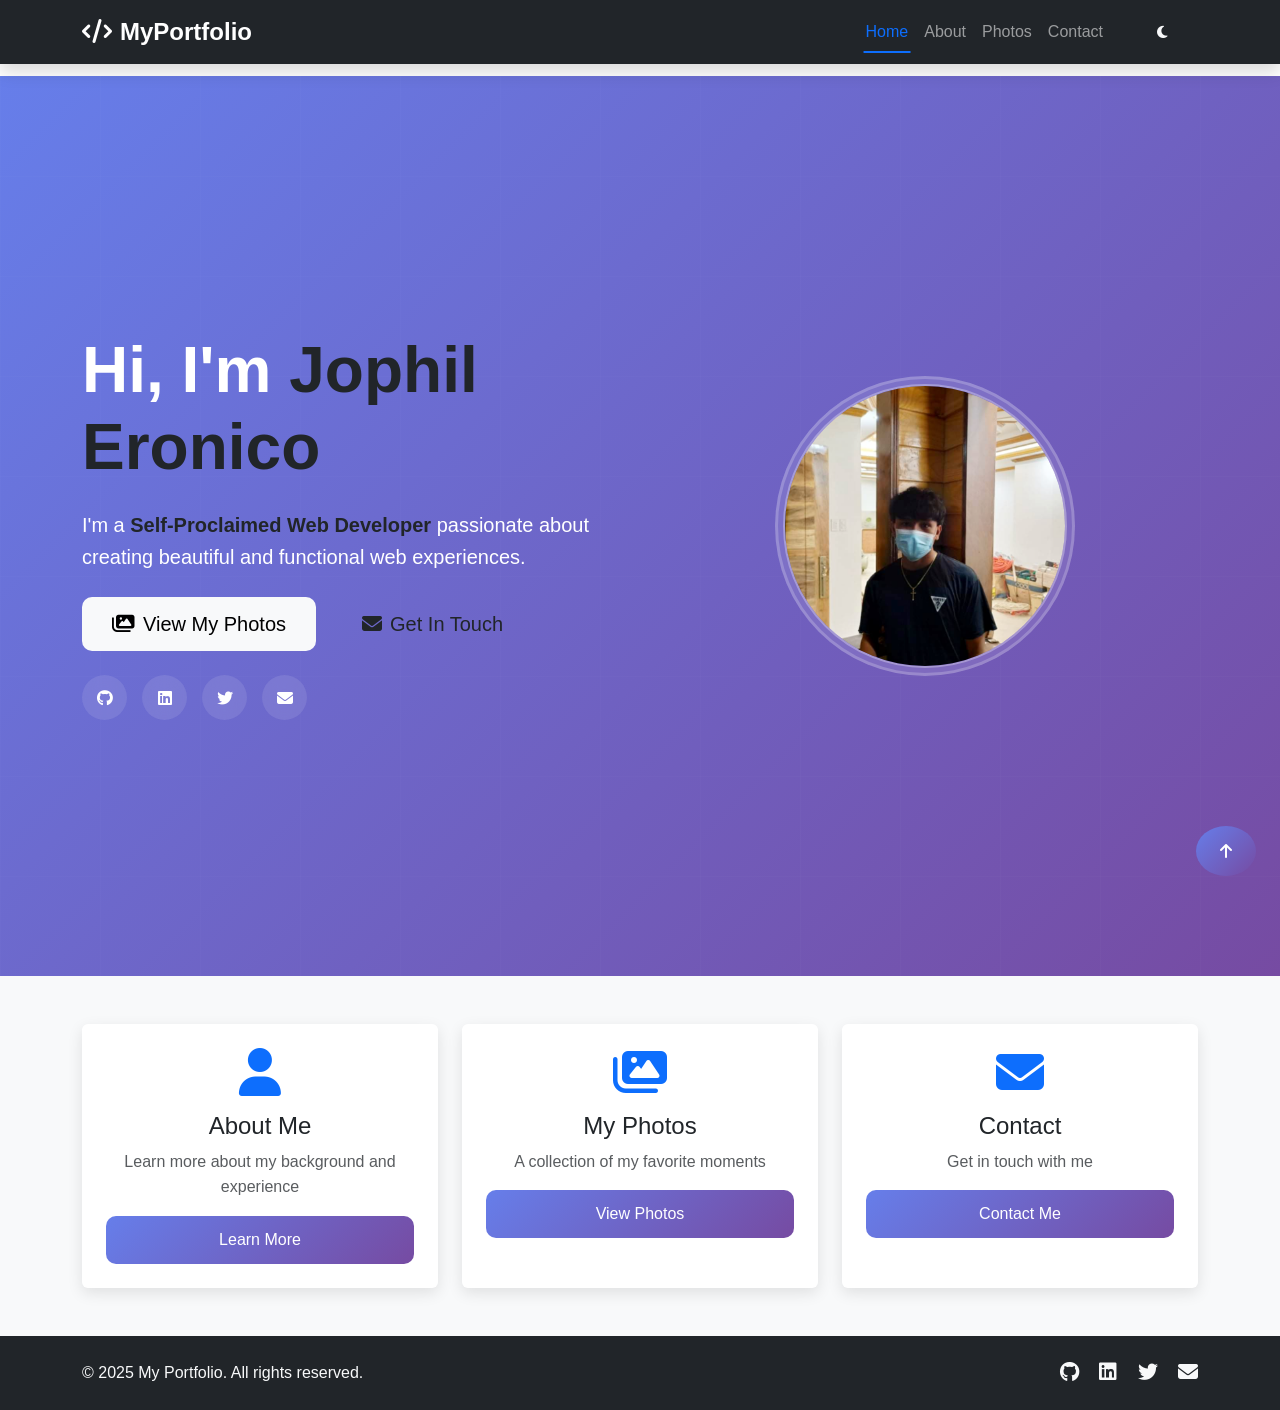
<file: index.html>
<!DOCTYPE html>
<html lang="en">
<head>
    <meta charset="UTF-8">
    <meta name="viewport" content="width=device-width, initial-scale=1.0">
    <title>My Portfolio - Home</title>
    
    <!-- Bootstrap CSS -->
    <link href="https://cdn.jsdelivr.net/npm/bootstrap@5.3.2/dist/css/bootstrap.min.css" rel="stylesheet">
    <!-- Font Awesome -->
    <link rel="stylesheet" href="https://cdnjs.cloudflare.com/ajax/libs/font-awesome/6.5.1/css/all.min.css">
    <!-- AOS Animation -->
    <link href="https://unpkg.com/aos@2.3.1/dist/aos.css" rel="stylesheet">
    <!-- Custom CSS -->
    <link rel="stylesheet" href="style.css">
</head>
<body>
    <!-- Navigation -->
    <nav class="navbar navbar-expand-lg navbar-dark bg-dark fixed-top shadow">
        <div class="container">
            <a class="navbar-brand fw-bold" href="index.html">
                <i class="fas fa-code me-2"></i>MyPortfolio
            </a>
            <button class="navbar-toggler" type="button" data-bs-toggle="collapse" data-bs-target="#navbarNav">
                <span class="navbar-toggler-icon"></span>
            </button>
            <div class="collapse navbar-collapse" id="navbarNav">
                <ul class="navbar-nav ms-auto">
                    <li class="nav-item">
                        <a class="nav-link active" href="index.html">Home</a>
                    </li>
                    <li class="nav-item">
                        <a class="nav-link" href="about.html">About</a>
                    </li>
                    <li class="nav-item">
                        <a class="nav-link" href="photos.html">Photos</a>
                    </li>
                    <li class="nav-item">
                        <a class="nav-link" href="contact.html">Contact</a>
                    </li>
                </ul>
                <button onclick="toggleMode()" class="btn btn-sm btn-outline-light ms-3" title="Toggle Dark Mode">
                    <i class="fas fa-moon" id="themeIcon"></i>
                </button>
            </div>
        </div>
    </nav>

    <!-- Hero Section -->
    <section id="home" class="hero-section">
        <div class="container">
            <div class="row align-items-center min-vh-100">
                <div class="col-lg-6" data-aos="fade-right">
                    <div class="hero-content">
                        <h1 class="display-3 fw-bold mb-4">
                            Hi, I'm <span class="text-dark">Jophil Eronico</span>
                        </h1>
                        <p class="lead mb-4">
                            I'm a <span class="text-dark fw-bold">Self-Proclaimed Web Developer</span> passionate about creating 
                            beautiful and functional web experiences.
                        </p>
                        <div class="d-flex gap-3 flex-wrap">
                            <a href="photos.html" class="btn btn-light btn-lg">
                                <i class="fas fa-images me-2"></i>View My Photos
                            </a>
                            <a href="contact.html" class="btn btn-outline-dark btn-lg">
                                <i class="fas fa-envelope me-2"></i>Get In Touch
                            </a>
                        </div>
                        <div class="social-links mt-4">
                            <a href="https://github.com/PLacs23" class="social-icon" target="_blank"><i class="fab fa-github"></i></a>
                            <a href="#" class="social-icon" target="_blank"><i class="fab fa-linkedin"></i></a>
                            <a href="#" class="social-icon" target="_blank"><i class="fab fa-twitter"></i></a>
                            <a href="#" class="social-icon" target="_blank"><i class="fas fa-envelope"></i></a>
                        </div>
                    </div>
                </div>
                <div class="col-lg-6 text-center" data-aos="fade-left">
                    <div class="hero-image">
                        <div class="profile-circle">
                            <img src="assets/image/jplPNG.PNG" alt="Your Name" class="profile-image">
                        </div>
                    </div>
                </div>
            </div>
        </div>
    </section>

    <!-- Quick Links Section -->
    <section class="py-5 bg-light">
        <div class="container">
            <div class="row g-4">
                <div class="col-md-4" data-aos="fade-up" data-aos-delay="100">
                    <div class="card h-100 text-center p-4 quick-link-card">
                        <i class="fas fa-user fa-3x text-primary mb-3"></i>
                        <h4>About Me</h4>
                        <p class="text-muted">Learn more about my background and experience</p>
                        <a href="about.html" class="btn btn-primary">Learn More</a>
                    </div>
                </div>
                <div class="col-md-4" data-aos="fade-up" data-aos-delay="200">
                    <div class="card h-100 text-center p-4 quick-link-card">
                        <i class="fas fa-images fa-3x text-primary mb-3"></i>
                        <h4>My Photos</h4>
                        <p class="text-muted">A collection of my favorite moments</p>
                        <a href="photos.html" class="btn btn-primary">View Photos</a>
                    </div>
                </div>
                <div class="col-md-4" data-aos="fade-up" data-aos-delay="300">
                    <div class="card h-100 text-center p-4 quick-link-card">
                        <i class="fas fa-envelope fa-3x text-primary mb-3"></i>
                        <h4>Contact</h4>
                        <p class="text-muted">Get in touch with me</p>
                        <a href="contact.html" class="btn btn-primary">Contact Me</a>
                    </div>
                </div>
            </div>
        </div>
    </section>

    <!-- Footer -->
    <footer class="bg-dark text-light py-4">
        <div class="container">
            <div class="row align-items-center">
                <div class="col-md-6 text-center text-md-start">
                    <p class="mb-0">&copy; 2025 My Portfolio. All rights reserved.</p>
                </div>
                <div class="col-md-6 text-center text-md-end">
                    <a href="#" class="text-light me-3"><i class="fab fa-github fa-lg"></i></a>
                    <a href="#" class="text-light me-3"><i class="fab fa-linkedin fa-lg"></i></a>
                    <a href="#" class="text-light me-3"><i class="fab fa-twitter fa-lg"></i></a>
                    <a href="#" class="text-light"><i class="fas fa-envelope fa-lg"></i></a>
                </div>
            </div>
        </div>
    </footer>

    <!-- Back to Top Button -->
    <button id="backToTop" class="btn btn-primary rounded-circle position-fixed bottom-0 end-0 m-4 d-flex align-items-center justify-content-center" style="display: none; width: 50px; height: 50px; z-index: 1000;">
        <i class="fas fa-arrow-up"></i>
    </button>

    <!-- Bootstrap JS -->
    <script src="https://cdn.jsdelivr.net/npm/bootstrap@5.3.2/dist/js/bootstrap.bundle.min.js"></script>
    <!-- AOS Animation -->
    <script src="https://unpkg.com/aos@2.3.1/dist/aos.js"></script>
    <!-- Custom JS -->
    <script src="script.js"></script>
    <script>
        AOS.init({
            duration: 1000,
            once: true
        });
    </script>
</body>
</html>
</file>
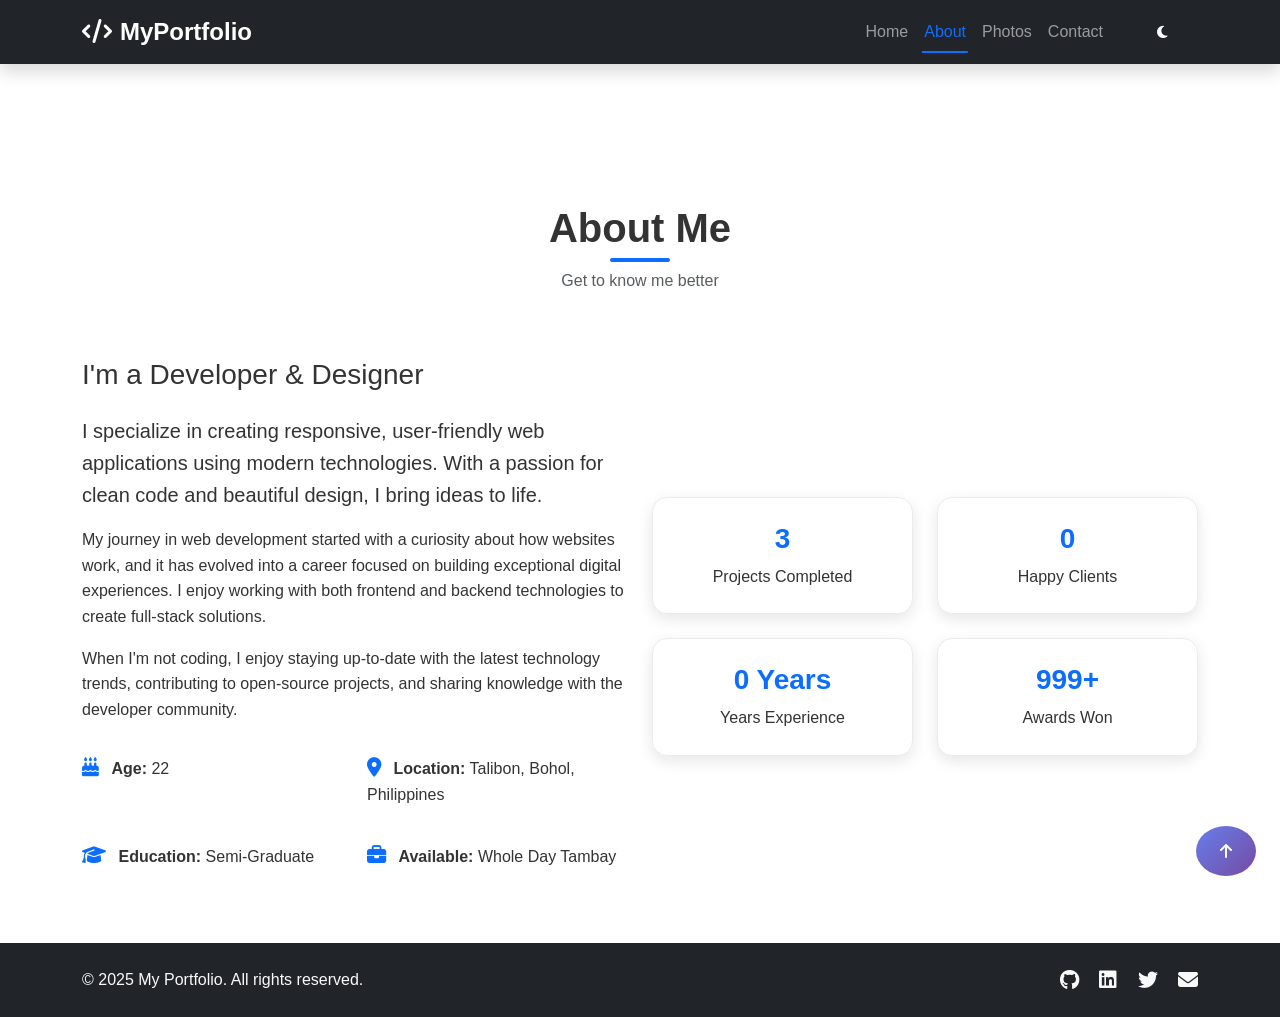
<file: about.html>
<!DOCTYPE html>
<html lang="en">
<head>
    <meta charset="UTF-8">
    <meta name="viewport" content="width=device-width, initial-scale=1.0">
    <title>About Me - My Portfolio</title>
    
    <!-- Bootstrap CSS -->
    <link href="https://cdn.jsdelivr.net/npm/bootstrap@5.3.2/dist/css/bootstrap.min.css" rel="stylesheet">
    <!-- Font Awesome -->
    <link rel="stylesheet" href="https://cdnjs.cloudflare.com/ajax/libs/font-awesome/6.5.1/css/all.min.css">
    <!-- AOS Animation -->
    <link href="https://unpkg.com/aos@2.3.1/dist/aos.css" rel="stylesheet">
    <!-- Custom CSS -->
    <link rel="stylesheet" href="style.css">
</head>
<body>
    <!-- Navigation -->
    <nav class="navbar navbar-expand-lg navbar-dark bg-dark fixed-top shadow">
        <div class="container">
            <a class="navbar-brand fw-bold" href="index.html">
                <i class="fas fa-code me-2"></i>MyPortfolio
            </a>
            <button class="navbar-toggler" type="button" data-bs-toggle="collapse" data-bs-target="#navbarNav">
                <span class="navbar-toggler-icon"></span>
            </button>
            <div class="collapse navbar-collapse" id="navbarNav">
                <ul class="navbar-nav ms-auto">
                    <li class="nav-item">
                        <a class="nav-link" href="index.html">Home</a>
                    </li>
                    <li class="nav-item">
                        <a class="nav-link active" href="about.html">About</a>
                    </li>
                    <li class="nav-item">
                        <a class="nav-link" href="photos.html">Photos</a>
                    </li>
                    <li class="nav-item">
                        <a class="nav-link" href="contact.html">Contact</a>
                    </li>
                </ul>
                <button onclick="toggleMode()" class="btn btn-sm btn-outline-light ms-3" title="Toggle Dark Mode">
                    <i class="fas fa-moon" id="themeIcon"></i>
                </button>
            </div>
        </div>
    </nav>

    <!-- About Section -->
    <section id="about" class="py-5" style="margin-top: 80px;">
        <div class="container">
            <div class="row">
                <div class="col-lg-12 text-center mb-5" data-aos="fade-up">
                    <h2 class="section-title">About Me</h2>
                    <p class="text-muted">Get to know me better</p>
                </div>
            </div>
            <div class="row align-items-center">
                <div class="col-lg-6" data-aos="fade-right">
                    <h3 class="mb-4">I'm a Developer & Designer</h3>
                    <p class="lead">
                        I specialize in creating responsive, user-friendly web applications using modern technologies. 
                        With a passion for clean code and beautiful design, I bring ideas to life.
                    </p>
                    <p>
                        My journey in web development started with a curiosity about how websites work, and it has 
                        evolved into a career focused on building exceptional digital experiences. I enjoy working 
                        with both frontend and backend technologies to create full-stack solutions.
                    </p>
                    <p>
                        When I'm not coding, I enjoy staying up-to-date with the latest technology trends, contributing 
                        to open-source projects, and sharing knowledge with the developer community.
                    </p>
                    <div class="row mt-4">
                        <div class="col-md-6 mb-3">
                            <div class="about-item">
                                <i class="fas fa-birthday-cake text-primary me-2"></i>
                                <strong>Age:</strong> <span>22</span>
                            </div>
                        </div>
                        <div class="col-md-6 mb-3">
                            <div class="about-item">
                                <i class="fas fa-map-marker-alt text-primary me-2"></i>
                                <strong>Location:</strong> <span>Talibon, Bohol, Philippines</span>
                            </div>
                        </div>
                        <div class="col-md-6 mb-3">
                            <div class="about-item">
                                <i class="fas fa-graduation-cap text-primary me-2"></i>
                                <strong>Education:</strong> <span>Semi-Graduate</span>
                            </div>
                        </div>
                        <div class="col-md-6 mb-3">
                            <div class="about-item">
                                <i class="fas fa-briefcase text-primary me-2"></i>
                                <strong>Available:</strong> <span>Whole Day Tambay</span>
                            </div>
                        </div>
                    </div>
                </div>
                <div class="col-lg-6" data-aos="fade-left">
                    <div class="about-stats">
                        <div class="row g-4">
                            <div class="col-md-6">
                                <div class="stat-card text-center p-4">
                                    <h3 class="text-primary fw-bold">3</h3>
                                    <p class="mb-0">Projects Completed</p>
                                </div>
                            </div>
                            <div class="col-md-6">
                                <div class="stat-card text-center p-4">
                                    <h3 class="text-primary fw-bold">0</h3>
                                    <p class="mb-0">Happy Clients</p>
                                </div>
                            </div>
                            <div class="col-md-6">
                                <div class="stat-card text-center p-4">
                                    <h3 class="text-primary fw-bold">0 Years</h3>
                                    <p class="mb-0">Years Experience</p>
                                </div>
                            </div>
                            <div class="col-md-6">
                                <div class="stat-card text-center p-4">
                                    <h3 class="text-primary fw-bold">999+</h3>
                                    <p class="mb-0">Awards Won</p>
                                </div>
                            </div>
                        </div>
                    </div>
                </div>
            </div>
        </div>
    </section>

    <!-- Footer -->
    <footer class="bg-dark text-light py-4">
        <div class="container">
            <div class="row align-items-center">
                <div class="col-md-6 text-center text-md-start">
                    <p class="mb-0">&copy; 2025 My Portfolio. All rights reserved.</p>
                </div>
                <div class="col-md-6 text-center text-md-end">
                    <a href="#" class="text-light me-3"><i class="fab fa-github fa-lg"></i></a>
                    <a href="#" class="text-light me-3"><i class="fab fa-linkedin fa-lg"></i></a>
                    <a href="#" class="text-light me-3"><i class="fab fa-twitter fa-lg"></i></a>
                    <a href="#" class="text-light"><i class="fas fa-envelope fa-lg"></i></a>
                </div>
            </div>
        </div>
    </footer>

    <!-- Back to Top Button -->
    <button id="backToTop" class="btn btn-primary rounded-circle position-fixed bottom-0 end-0 m-4 d-flex align-items-center justify-content-center" style="display: none; width: 50px; height: 50px; z-index: 1000;">
        <i class="fas fa-arrow-up"></i>
    </button>

    <!-- Bootstrap JS -->
    <script src="https://cdn.jsdelivr.net/npm/bootstrap@5.3.2/dist/js/bootstrap.bundle.min.js"></script>
    <!-- AOS Animation -->
    <script src="https://unpkg.com/aos@2.3.1/dist/aos.js"></script>
    <!-- Custom JS -->
    <script src="script.js"></script>
    <script>
        AOS.init({
            duration: 1000,
            once: true
        });
    </script>
</body>
</html>
</file>
<file: style.css>
/* ===== GLOBAL STYLES ===== */
:root {
    --primary-color: #0d6efd;
    --secondary-color: #6c757d;
    --success-color: #198754;
    --danger-color: #dc3545;
    --warning-color: #ffc107;
    --info-color: #0dcaf0;
    --purple-color: #6f42c1;
    --dark-color: #212529;
    --light-color: #f8f9fa;
}

* {
    margin: 0;
    padding: 0;
    box-sizing: border-box;
}

html {
    scroll-behavior: smooth;
}

/* Page transition effect */
body {
    animation: fadeIn 0.3s ease-in;
}

@keyframes fadeIn {
    from {
        opacity: 0;
    }
    to {
        opacity: 1;
    }
}

body {
    font-family: 'Segoe UI', Tahoma, Geneva, Verdana, sans-serif;
    line-height: 1.6;
    color: #333;
    padding-top: 76px;
    overflow-x: hidden;
}

/* ===== NAVIGATION ===== */
.navbar {
    transition: all 0.3s ease;
    backdrop-filter: blur(10px);
}

.navbar-brand {
    font-size: 1.5rem;
    font-weight: 700;
}

.nav-link {
    font-weight: 500;
    transition: color 0.3s ease;
    position: relative;
}

.nav-link:hover {
    color: var(--primary-color) !important;
}

.nav-link.active {
    color: var(--primary-color) !important;
}

.nav-link::after {
    content: '';
    position: absolute;
    width: 0;
    height: 2px;
    bottom: 0;
    left: 50%;
    background-color: var(--primary-color);
    transition: all 0.3s ease;
    transform: translateX(-50%);
}

.nav-link:hover::after,
.nav-link.active::after {
    width: 80%;
}

/* ===== HERO SECTION ===== */
.hero-section {
    background: linear-gradient(135deg, #667eea 0%, #764ba2 100%);
    color: white;
    position: relative;
    overflow: hidden;
}

.hero-section::before {
    content: '';
    position: absolute;
    top: 0;
    left: 0;
    right: 0;
    bottom: 0;
    background: url('data:image/svg+xml,<svg width="100" height="100" xmlns="http://www.w3.org/2000/svg"><defs><pattern id="grid" width="100" height="100" patternUnits="userSpaceOnUse"><path d="M 100 0 L 0 0 0 100" fill="none" stroke="rgba(255,255,255,0.1)" stroke-width="1"/></pattern></defs><rect width="100" height="100" fill="url(%23grid)"/></svg>');
    opacity: 0.3;
}

.hero-content {
    position: relative;
    z-index: 1;
}

.hero-content h1 {
    animation: fadeInUp 1s ease;
}

.hero-content p {
    animation: fadeInUp 1s ease 0.2s;
    animation-fill-mode: both;
}

.hero-image {
    position: relative;
    z-index: 1;
}

.profile-circle {
    width: 300px;
    height: 300px;
    border-radius: 50%;
    background: rgba(255, 255, 255, 0.1);
    display: flex;
    align-items: center;
    justify-content: center;
    margin: 0 auto;
    backdrop-filter: blur(10px);
    border: 3px solid rgba(255, 255, 255, 0.2);
    animation: float 3s ease-in-out infinite;
    overflow: hidden;
    padding: 5px;
}

.profile-image {
    width: 100%;
    height: 100%;
    object-fit: cover;
    border-radius: 50%;
    border: 2px solid rgba(255, 255, 255, 0.3);
}

@keyframes float {
    0%, 100% {
        transform: translateY(0px);
    }
    50% {
        transform: translateY(-20px);
    }
}

@keyframes fadeInUp {
    from {
        opacity: 0;
        transform: translateY(30px);
    }
    to {
        opacity: 1;
        transform: translateY(0);
    }
}

.social-links {
    display: flex;
    gap: 15px;
}

.social-icon {
    width: 45px;
    height: 45px;
    display: flex;
    align-items: center;
    justify-content: center;
    background: rgba(255, 255, 255, 0.1);
    border-radius: 50%;
    color: white;
    text-decoration: none;
    transition: all 0.3s ease;
    backdrop-filter: blur(10px);
}

.social-icon:hover {
    background: rgba(255, 255, 255, 0.2);
    transform: translateY(-5px);
    color: white;
}

/* ===== SECTION TITLES ===== */
.section-title {
    font-size: 2.5rem;
    font-weight: 700;
    margin-bottom: 1rem;
    position: relative;
    display: inline-block;
}

.section-title::after {
    content: '';
    position: absolute;
    width: 60px;
    height: 4px;
    background: var(--primary-color);
    bottom: -10px;
    left: 50%;
    transform: translateX(-50%);
    border-radius: 2px;
}

/* ===== ABOUT SECTION ===== */
.about-item {
    padding: 10px 0;
}

.about-item i {
    font-size: 1.2rem;
}

.stat-card {
    background: white;
    border-radius: 15px;
    box-shadow: 0 5px 15px rgba(0, 0, 0, 0.1);
    transition: all 0.3s ease;
    border: 1px solid #e9ecef;
}

.stat-card:hover {
    transform: translateY(-10px);
    box-shadow: 0 10px 25px rgba(0, 0, 0, 0.15);
}

/* ===== SKILLS SECTION ===== */
.skill-card {
    background: white;
    border-radius: 15px;
    box-shadow: 0 5px 15px rgba(0, 0, 0, 0.1);
    transition: all 0.3s ease;
    border: 1px solid #e9ecef;
    height: 100%;
}

.skill-card:hover {
    transform: translateY(-10px);
    box-shadow: 0 10px 25px rgba(0, 0, 0, 0.15);
}

.skill-icon {
    margin-bottom: 1rem;
}

.progress {
    height: 20px;
    border-radius: 10px;
    overflow: hidden;
    
}

.progress-bar {
    transition: width 1s ease;
    white-space: nowrap;
    overflow: hidden;
    text-overflow: ellipsis;
    font-size: 12px;
}

.text-purple {
    color: var(--purple-color) !important;
}

.bg-purple {
    background-color: var(--purple-color) !important;
}

/* ===== PROJECTS SECTION ===== */
.project-card {
    border: none;
    border-radius: 15px;
    overflow: hidden;
    transition: all 0.3s ease;
    box-shadow: 0 5px 15px rgba(0, 0, 0, 0.1);
}

.project-card:hover {
    transform: translateY(-10px);
    box-shadow: 0 15px 30px rgba(0, 0, 0, 0.2);
}

.card-img-wrapper {
    position: relative;
    overflow: hidden;
    height: 250px;
}

.card-img-wrapper img {
    width: 100%;
    height: 100%;
    object-fit: cover;
    transition: transform 0.3s ease;
}

.project-card:hover .card-img-wrapper img {
    transform: scale(1.1);
}

.card-overlay {
    position: absolute;
    top: 0;
    left: 0;
    right: 0;
    bottom: 0;
    background: rgba(13, 110, 253, 0.9);
    display: flex;
    align-items: center;
    justify-content: center;
    opacity: 0;
    transition: opacity 0.3s ease;
}

.project-card:hover .card-overlay {
    opacity: 1;
}

.project-tags {
    margin-top: 10px;
}

.project-tags .badge {
    margin-right: 5px;
    margin-bottom: 5px;
}

.project-item {
    display: block;
}

.project-item.hidden {
    display: none;
}

.active-filter {
    background-color: var(--primary-color) !important;
    color: white !important;
    border-color: var(--primary-color) !important;
}

/* ===== CONTACT SECTION ===== */
.contact-info {
    padding: 20px;
}

.contact-info i {
    margin-bottom: 15px;
}

#contactForm .form-control {
    border-radius: 10px;
    border: 2px solid #e9ecef;
    padding: 12px 15px;
    transition: all 0.3s ease;
}

#contactForm .form-control:focus {
    border-color: var(--primary-color);
    box-shadow: 0 0 0 0.2rem rgba(13, 110, 253, 0.25);
}

/* ===== QUICK LINK CARDS ===== */
.quick-link-card {
    transition: all 0.3s ease;
    border: none;
    box-shadow: 0 5px 15px rgba(0, 0, 0, 0.1);
}

.quick-link-card:hover {
    transform: translateY(-10px);
    box-shadow: 0 10px 25px rgba(0, 0, 0, 0.15);
}

/* ===== BUTTONS ===== */
.btn {
    border-radius: 10px;
    padding: 12px 30px;
    font-weight: 500;
    transition: all 0.3s ease;
    border: none;
}

.btn:hover {
    transform: translateY(-2px);
    box-shadow: 0 5px 15px rgba(0, 0, 0, 0.2);
}

.btn-primary {
    background: linear-gradient(135deg, #667eea 0%, #764ba2 100%);
    border: none;
}

.btn-primary:hover {
    background: linear-gradient(135deg, #764ba2 0%, #667eea 100%);
}

/* ===== BACK TO TOP BUTTON ===== */
#backToTop {
    transition: all 0.3s ease;
}

#backToTop:hover {
    transform: translateY(-5px);
}

/* ===== DARK MODE ===== */
body.dark {
    background-color: #0b0b0b;
    color: #e9ecef;
}

body.dark .navbar,
body.dark footer {
    background-color: #000 !important;
}

body.dark .hero-section {
    background: linear-gradient(135deg, #000428 0%, #004e92 100%);
}

body.dark .stat-card,
body.dark .skill-card,
body.dark .project-card,
body.dark .card {
    background-color: #1a1a1a;
    border-color: #333;
    color: #e9ecef;
}

body.dark .bg-light {
    background-color: #1a1a1a !important;
}

body.dark .form-control {
    background-color: #2a2a2a;
    border-color: #444;
    color: #e9ecef;
}

body.dark .form-control:focus {
    background-color: #2a2a2a;
    border-color: var(--primary-color);
    color: #e9ecef;
}

body.dark .text-muted {
    color: #adb5bd !important;
}

/* ===== RESPONSIVE DESIGN ===== */
@media (max-width: 768px) {
    .hero-content h1 {
        font-size: 2rem;
    }
    
    .profile-circle {
        width: 200px;
        height: 200px;
    }
    
    .profile-image {
        width: 100%;
        height: 100%;
    }
    
    .section-title {
        font-size: 2rem;
    }
    
    .card-img-wrapper {
        height: 200px;
    }
}

@media (max-width: 576px) {
    .hero-content h1 {
        font-size: 1.75rem;
    }
    
    .btn-lg {
        padding: 10px 20px;
        font-size: 1rem;
    }
    
    .social-links {
        justify-content: center;
    }
}

/* ===== SMOOTH SCROLLING ===== */
html {
    scroll-padding-top: 80px;
}

/* ===== ANIMATIONS ===== */
@keyframes slideInLeft {
    from {
        opacity: 0;
        transform: translateX(-50px);
    }
    to {
        opacity: 1;
        transform: translateX(0);
    }
}

@keyframes slideInRight {
    from {
        opacity: 0;
        transform: translateX(50px);
    }
    to {
        opacity: 1;
        transform: translateX(0);
    }
}

/* ===== PROJECT MODAL ===== */
.project-modal-image {
    height: 100%;
    display: flex;
    align-items: center;
}

.project-modal-image img {
    width: 100%;
    height: 220px;
    object-fit: cover;
    box-shadow: 0 5px 15px rgba(0, 0, 0, 0.1);
    border-radius: 10px;
}

.project-modal-content h4 {
    color: var(--primary-color);
    font-weight: 700;
    font-size: 1.15rem;
    margin-bottom: 0.5rem;
}

.project-modal-content p {
    line-height: 1.5;
    color: #666;
    font-size: 0.85rem;
    margin-bottom: 0.5rem;
}

.project-modal-content h6 {
    font-size: 0.8rem;
    font-weight: 600;
    margin-bottom: 0.4rem;
}

#projectModalTechnologies {
    min-height: 30px;
}

#projectModalTechnologies .badge {
    font-size: 0.75rem;
    padding: 0.4rem 0.6rem;
}

.modal-content {
    border-radius: 15px;
    border: none;
    box-shadow: 0 10px 40px rgba(0, 0, 0, 0.2);
    max-height: 90vh;
}

.modal-header {
    border-bottom: 2px solid #e9ecef;
    padding: 1rem 1.5rem;
}

.modal-body {
    padding: 1.25rem;
}

.modal-footer {
    border-top: 2px solid #e9ecef;
    padding: 1rem 1.5rem;
}

.modal-title {
    font-weight: 700;
    color: var(--primary-color);
    font-size: 1.1rem;
}

.modal-dialog {
    max-width: 800px;
}

/* Responsive modal adjustments */
@media (max-width: 768px) {
    .project-modal-image img {
        height: 200px;
    }
    
    .modal-body {
        padding: 1rem;
    }
    
    .project-modal-content h4 {
        font-size: 1.1rem;
    }
    
    .project-modal-content p {
        font-size: 0.85rem;
    }
}

/* Dark mode for modal */
body.dark .modal-content {
    background-color: #1a1a1a;
    color: #e9ecef;
}

body.dark .modal-header,
body.dark .modal-footer {
    border-color: #333;
}

body.dark .project-modal-content p {
    color: #adb5bd;
}

body.dark .modal-title {
    color: var(--primary-color);
}

/* ===== PHOTOS PAGE ===== */
.photo-card {
    position: relative;
    overflow: hidden;
    border-radius: 15px;
    box-shadow: 0 5px 15px rgba(0, 0, 0, 0.1);
    transition: all 0.3s ease;
    cursor: pointer;
}

.photo-card:hover {
    transform: translateY(-10px);
    box-shadow: 0 15px 30px rgba(0, 0, 0, 0.2);
}

.photo-image {
    width: 100%;
    height: 300px;
    object-fit: cover;
    transition: transform 0.3s ease;
}

.photo-card:hover .photo-image {
    transform: scale(1.1);
}

.photo-overlay {
    position: absolute;
    bottom: 0;
    left: 0;
    right: 0;
    background: linear-gradient(to top, rgba(0, 0, 0, 0.8), transparent);
    padding: 20px;
    opacity: 0;
    transition: opacity 0.3s ease;
}

.photo-card:hover .photo-overlay {
    opacity: 1;
}

/* ===== GOOGLE FORM ===== */
.google-form-container {
    width: 100%;
    overflow: hidden;
    border-radius: 10px;
}

.google-form-iframe {
    width: 100%;
    min-height: 600px;
    border: none;
    border-radius: 10px;
}

@media (max-width: 768px) {
    .google-form-iframe {
        min-height: 800px;
    }
    
    .photo-image {
        height: 250px;
    }
}

/* ===== UTILITY CLASSES ===== */
.min-vh-100 {
    min-height: 100vh;
}

.shadow {
    box-shadow: 0 0.5rem 1rem rgba(0, 0, 0, 0.15) !important;
}
</file>
